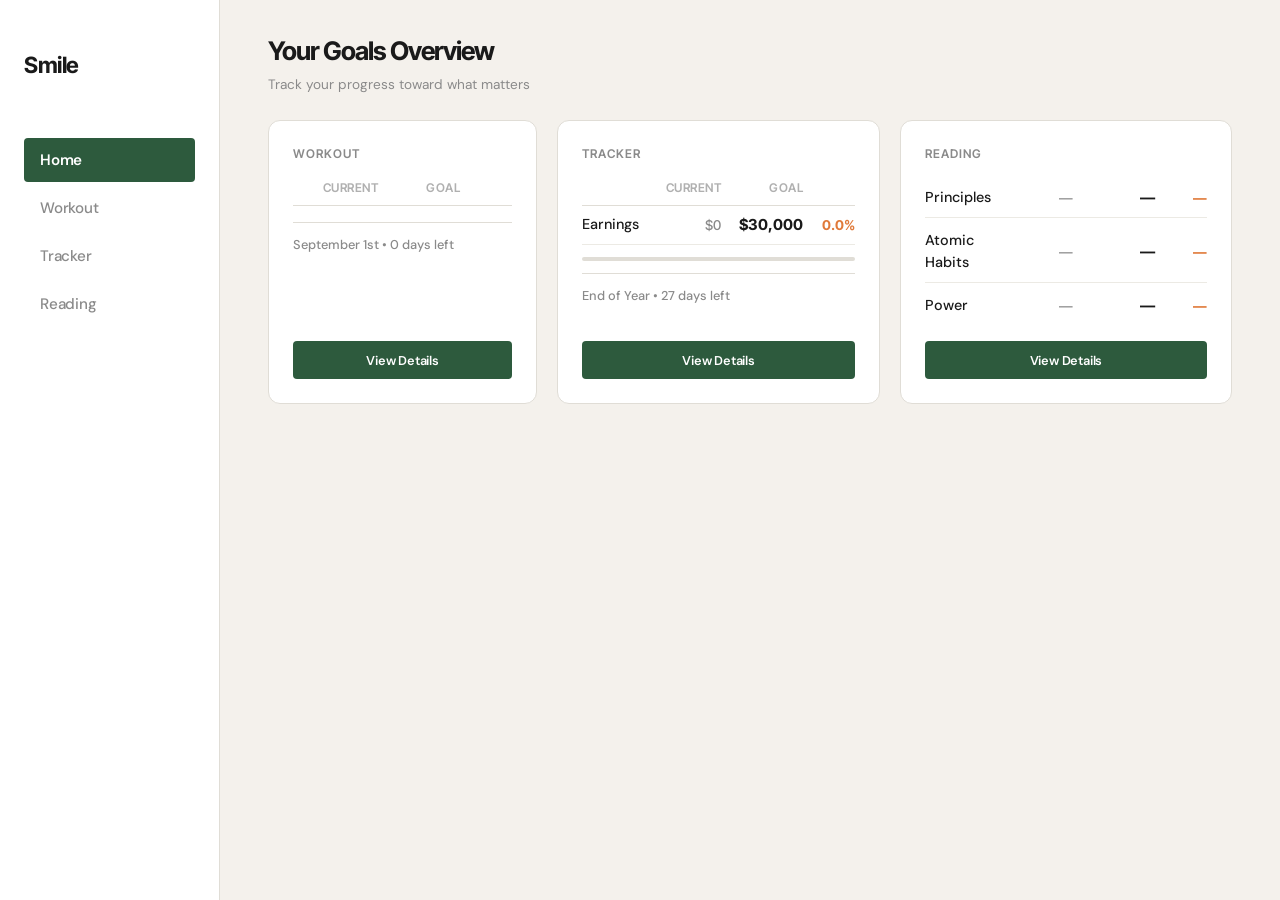
<file: Smile.html>
<!DOCTYPE html>
<html lang="en">
<head>
    <meta charset="UTF-8">
    <meta name="viewport" content="width=device-width, initial-scale=1.0">
    <title>Smile</title>
    <link rel="icon" href="data:image/svg+xml,<svg xmlns='http://www.w3.org/2000/svg' viewBox='0 0 100 100'><circle cx='50' cy='50' r='48' fill='%232D5A3D'/><circle cx='35' cy='40' r='5' fill='%23fff'/><circle cx='65' cy='40' r='5' fill='%23fff'/><path d='M 30 60 Q 50 75 70 60' stroke='%23fff' stroke-width='4' fill='none' stroke-linecap='round'/></svg>" type="image/svg+xml">
    <link rel="manifest" href="manifest.json">
    <meta name="theme-color" content="#2D5A3D">
    <meta name="apple-mobile-web-app-capable" content="yes">
    <meta name="apple-mobile-web-app-status-bar-style" content="black-translucent">
    <meta name="apple-mobile-web-app-title" content="Smile">
    <link rel="apple-touch-icon" href="icon-192.png">
    <style>
@import url('https://fonts.googleapis.com/css2?family=DM+Sans:wght@400;500;600;700&family=Inter+Tight:wght@400;500;600;700&display=swap');

* {
    margin: 0;
    padding: 0;
    box-sizing: border-box;
}

:root {
    --primary-accent: #2D5A3D;
    --accent-pop: #E07A3A;
    --bg-main: #FFFFFF;
    --bg-surface: #F4F1EC;
    --bg-card: #FFFFFF;
    --text-primary: #1A1A1A;
    --text-secondary: #8A8A8A;
    --text-tertiary: #B0B0B0;
    --border-color: #E0DDD6;
    --border-light: #ECEAE4;
    --shadow-sm: 0 1px 2px rgba(0, 0, 0, 0.04);
    --shadow-md: 0 4px 16px rgba(0, 0, 0, 0.06);
    --shadow-lg: 0 8px 32px rgba(0, 0, 0, 0.08);
    --radius-sm: 4px;
    --radius-md: 8px;
    --radius-lg: 12px;
}

body {
    font-family: 'DM Sans', -apple-system, BlinkMacSystemFont, sans-serif;
    background-color: var(--bg-main);
    color: var(--text-primary);
    line-height: 1.5;
    -webkit-font-smoothing: antialiased;
}

.app-container {
    display: flex;
    height: 100vh;
    gap: 0;
}

.sidebar-nav {
    width: 220px;
    background: var(--bg-main);
    border-right: 1px solid var(--border-color);
    padding: 3rem 1.5rem;
    display: flex;
    flex-direction: column;
    gap: 3.5rem;
    overflow-y: auto;
    flex-shrink: 0;
}

.sidebar-brand {
    font-family: 'Inter Tight', sans-serif;
    font-size: 1.4rem;
    font-weight: 700;
    color: var(--text-primary);
    letter-spacing: -0.5px;
}

.sidebar-menu {
    display: flex;
    flex-direction: column;
    gap: 0.25rem;
}

.sidebar-btn {
    padding: 0.75rem 1rem;
    border: none;
    background: transparent;
    color: var(--text-secondary);
    font-family: 'DM Sans', sans-serif;
    font-size: 0.95rem;
    font-weight: 500;
    cursor: pointer;
    border-radius: var(--radius-sm);
    transition: color 0.2s ease;
    text-align: left;
    letter-spacing: -0.2px;
}

.sidebar-btn:hover { color: var(--text-primary); }

.sidebar-btn.active {
    background: var(--primary-accent);
    color: #FFFFFF;
    font-weight: 600;
}

.pages-wrapper {
    flex: 1;
    overflow-y: auto;
    padding: 2rem 3rem;
    background: var(--bg-surface);
}

.page { display: none; animation: fadeIn 0.3s ease-in; }
.page.active { display: block; }

@keyframes fadeIn {
    from { opacity: 0; transform: translateY(4px); }
    to { opacity: 1; transform: translateY(0); }
}

.page-header { margin-bottom: 1.5rem; }

.page-header h1 {
    font-family: 'Inter Tight', sans-serif;
    font-size: 1.6rem;
    color: var(--text-primary);
    margin-bottom: 0.3rem;
    font-weight: 700;
    letter-spacing: -1px;
}

.page-header p {
    font-size: 0.85rem;
    color: var(--text-secondary);
    font-weight: 400;
}

.goals-grid {
    display: grid;
    grid-template-columns: repeat(3, 1fr);
    gap: 1.25rem;
}

.goal-card {
    background: var(--bg-card);
    border: 1px solid var(--border-color);
    border-radius: var(--radius-lg);
    padding: 1.5rem;
    transition: border-color 0.2s ease;
    display: flex;
    flex-direction: column;
}

.goal-card:hover { border-color: var(--text-tertiary); }

.goal-card h3 {
    font-family: 'Inter Tight', sans-serif;
    font-size: 0.75rem;
    color: var(--text-secondary);
    margin-bottom: 1rem;
    font-weight: 600;
    text-transform: uppercase;
    letter-spacing: 1px;
}

.goal-items {
    margin-bottom: 1rem;
    display: flex;
    flex-direction: column;
    gap: 0.25rem;
    flex: 1;
}

.goal-item {
    display: grid;
    grid-template-columns: 1fr auto auto auto;
    gap: 0.75rem;
    align-items: center;
    padding: 0.5rem 0;
    border-bottom: 1px solid var(--border-light);
}

.goal-item:last-of-type { border-bottom: none; }

.goal-item-name { color: var(--text-primary); font-weight: 500; font-size: 0.9rem; }

.goal-item-current {
    text-align: right; font-weight: 500; color: var(--text-secondary);
    min-width: 70px; font-size: 0.85rem; font-family: 'Inter Tight', sans-serif;
}

.goal-item-goal {
    text-align: right; font-weight: 700; color: var(--text-primary);
    min-width: 70px; font-size: 0.95rem; font-family: 'Inter Tight', sans-serif;
}

.goal-item-pct {
    text-align: right; font-weight: 700; color: var(--accent-pop);
    min-width: 40px; font-size: 0.85rem; font-family: 'Inter Tight', sans-serif;
}

.goal-header-row { display: none; }

.goal-item.goal-header {
    background: transparent; border: none;
    border-bottom: 1px solid var(--border-color);
    padding: 0 0 0.5rem 0; margin-bottom: 0;
}

.goal-item.goal-header .goal-item-name,
.goal-item.goal-header .goal-item-current,
.goal-item.goal-header .goal-item-goal {
    font-size: 0.75rem; font-weight: 600; color: var(--text-tertiary);
    text-transform: uppercase; letter-spacing: 0.5px;
}

.countdown-section { margin-top: 0.75rem; padding-top: 0.75rem; border-top: 1px solid var(--border-color); }
.countdown-text { font-size: 0.8rem; color: var(--text-secondary); font-weight: 500; }

.card-link-btn {
    background: var(--primary-accent); color: #FFFFFF; border: none;
    padding: 0.65rem 1.25rem; border-radius: var(--radius-sm);
    cursor: pointer; font-family: 'DM Sans', sans-serif; font-weight: 600;
    transition: opacity 0.2s ease; width: 100%; font-size: 0.8rem;
    letter-spacing: -0.2px; margin-top: auto;
}

.card-link-btn:hover { opacity: 0.85; }

.workout-container { display: flex; flex-direction: column; gap: 2rem; }

.exercises-grid {
    display: grid; grid-template-columns: repeat(auto-fill, minmax(280px, 1fr)); gap: 1.25rem;
}

.workout-card {
    background: var(--bg-card); border: 1px solid var(--border-color);
    border-radius: var(--radius-lg); padding: 1.75rem;
    transition: border-color 0.2s ease;
}

.workout-card:hover { border-color: var(--text-tertiary); }

.card-header { display: flex; justify-content: space-between; align-items: start; margin-bottom: 1.5rem; }
.card-header h3 { font-family: 'Inter Tight', sans-serif; font-size: 1rem; color: var(--text-primary); font-weight: 600; }

.card-label {
    background: var(--bg-surface); color: var(--text-primary);
    padding: 0.3rem 0.75rem; border-radius: var(--radius-sm);
    font-size: 0.75rem; font-weight: 600; border: 1px solid var(--border-color);
    font-family: 'Inter Tight', sans-serif;
}

.workout-card h3 {
    font-family: 'Inter Tight', sans-serif; font-size: 1rem;
    color: var(--text-primary); margin-bottom: 0.5rem; font-weight: 600;
}

.exercise-goal {
    display: inline-block; background: var(--bg-surface); color: var(--text-secondary);
    padding: 0.35rem 0.75rem; border-radius: var(--radius-sm); font-size: 0.8rem;
    font-weight: 600; margin-bottom: 1rem; font-family: 'Inter Tight', sans-serif;
    letter-spacing: -0.2px;
}

.card-content { display: flex; flex-direction: column; gap: 1rem; }

.input-group { display: flex; flex-direction: column; gap: 0.4rem; }

.input-group label {
    font-weight: 500; color: var(--text-secondary); font-size: 0.8rem;
    text-transform: uppercase; letter-spacing: 0.3px;
}

.input-group input, .input-group select {
    padding: 0.7rem 0.85rem; border: 1px solid var(--border-color);
    border-radius: var(--radius-sm); font-size: 0.95rem;
    font-family: 'DM Sans', sans-serif; transition: border-color 0.2s ease;
    background: var(--bg-main); color: var(--text-primary);
}

.input-group input:focus, .input-group select:focus { outline: none; border-color: var(--text-primary); }

.input-group-inline {
    display: grid; grid-template-columns: repeat(auto-fit, minmax(150px, 1fr));
    gap: 1rem; align-items: end;
}

.btn-primary {
    background: var(--primary-accent); color: #FFFFFF; border: none;
    padding: 0.7rem 1.5rem; border-radius: var(--radius-sm); font-size: 0.9rem;
    font-family: 'DM Sans', sans-serif; font-weight: 600; cursor: pointer;
    transition: opacity 0.2s ease; letter-spacing: -0.2px;
}

.btn-primary:hover { opacity: 0.85; }
.btn-primary:active { opacity: 0.75; }

.progress-display {
    margin-top: 0.75rem; padding: 0.75rem; background: var(--bg-surface);
    border-radius: var(--radius-sm); font-size: 0.85rem;
    color: var(--text-secondary); font-family: 'Inter Tight', sans-serif;
}

.progress-display.achieved { background: var(--bg-surface); color: var(--text-primary); font-weight: 600; }

.tracker-container { display: flex; flex-direction: column; gap: 1rem; }

.progress-section {
    background: var(--bg-card); border: 1px solid var(--border-color);
    border-radius: var(--radius-lg); padding: 1rem 1.5rem;
}

.progress-section .big-stat {
    display: flex; align-items: baseline; justify-content: center;
    gap: 0.5rem; margin-bottom: 0.5rem;
}

.progress-section .stat-value { font-size: 1.8rem; margin-bottom: 0; }
.progress-section .stat-label { font-size: 0.8rem; }

.progress-section h2, .input-section h2, .breakdown-section h2, .history-section h2 {
    font-family: 'Inter Tight', sans-serif; font-size: 0.75rem;
    color: var(--text-secondary); margin-bottom: 1rem; font-weight: 600;
    text-transform: uppercase; letter-spacing: 1px;
}

.big-stat { text-align: center; margin-bottom: 0.75rem; }

.stat-value {
    font-family: 'Inter Tight', sans-serif; font-size: 2rem; font-weight: 700;
    color: var(--text-primary); margin-bottom: 0.2rem; letter-spacing: -1.5px;
}

.stat-label { font-size: 0.8rem; color: var(--text-secondary); }

.progress-bar {
    height: 4px; background: var(--border-color); border-radius: 2px;
    overflow: hidden; margin-bottom: 0.5rem;
}

.progress-fill {
    height: 100%; background: var(--primary-accent);
    border-radius: 2px; transition: width 0.4s ease;
}

.progress-text { text-align: center; color: var(--text-secondary); font-weight: 500; font-size: 0.85rem; }

.input-section, .breakdown-section {
    background: var(--bg-card); border: 1px solid var(--border-color);
    border-radius: var(--radius-lg); padding: 1rem 1.5rem;
}

.breakdown-grid { display: grid; grid-template-columns: repeat(4, 1fr); gap: 0.75rem; }

.breakdown-card {
    background: var(--bg-surface); border: 1px solid var(--border-light);
    border-radius: var(--radius-md); padding: 1rem 1.25rem;
    transition: border-color 0.2s ease;
}

.breakdown-card:hover { border-color: var(--text-tertiary); }

.breakdown-card h3 {
    font-family: 'Inter Tight', sans-serif; font-size: 0.8rem;
    color: var(--text-primary); margin-bottom: 0.5rem; font-weight: 600;
}

.breakdown-card .stat-value { font-size: 1.4rem; letter-spacing: -1px; }
.breakdown-card .stat-label { font-size: 0.7rem; }
.breakdown-stat { text-align: center; margin-bottom: 0.5rem; }

.breakdown-detail {
    font-size: 0.75rem; color: var(--text-secondary);
    margin-bottom: 0.25rem; display: flex; justify-content: space-between;
}

.mini-progress { height: 3px; background: var(--border-color); border-radius: 2px; overflow: hidden; margin-top: 0.75rem; }
.mini-progress-fill { height: 100%; background: var(--primary-accent); transition: width 0.4s ease; }

.history-section {
    background: var(--bg-card); border: 1px solid var(--border-color);
    border-radius: var(--radius-lg); padding: 2rem;
}

.trade-list { display: flex; flex-direction: column; gap: 0; }

.trade-item {
    display: flex; justify-content: space-between; align-items: center;
    padding: 1rem 0; border-bottom: 1px solid var(--border-light);
}

.trade-item:last-child { border-bottom: none; }
.trade-item-left { display: flex; flex-direction: column; gap: 0.2rem; }
.trade-item-size { font-weight: 600; color: var(--text-primary); font-size: 0.9rem; }
.trade-item-date { font-size: 0.8rem; color: var(--text-tertiary); }

.trade-item-profit {
    font-family: 'Inter Tight', sans-serif; font-size: 1rem;
    font-weight: 700; color: var(--text-primary);
}

.empty-state { text-align: center; padding: 2.5rem; color: var(--text-tertiary); font-size: 0.9rem; }

.reading-container { display: flex !important; flex-direction: column; gap: 2rem; }
.books-grid { display: grid !important; grid-template-columns: repeat(3, 1fr) !important; gap: 1.25rem !important; }

.book-card {
    background: var(--bg-card); border: 1px solid var(--border-color);
    border-radius: var(--radius-lg); padding: 2rem;
    transition: border-color 0.2s ease; display: flex !important;
    flex-direction: column; gap: 1.5rem; position: relative;
    overflow: hidden; color: var(--text-primary);
}

.book-card::before {
    content: ''; position: absolute; top: 0; left: 0; right: 0;
    height: 3px; pointer-events: none;
}

.book-card:hover { border-color: var(--text-tertiary); }
.book-card-gradient-1::before { background: var(--primary-accent); }
.book-card-gradient-2::before { background: var(--accent-pop); }
.book-card-gradient-3::before { background: var(--text-secondary); }

.book-header { display: flex; gap: 1rem; align-items: center; z-index: 1; }

.book-icon {
    font-family: 'Inter Tight', sans-serif; font-size: 1rem; font-weight: 700;
    width: 40px; height: 40px; display: flex; align-items: center;
    justify-content: center; background: var(--bg-surface);
    border-radius: var(--radius-sm); flex-shrink: 0; color: var(--text-primary);
}

.book-info { flex: 1; }

.book-card h3 {
    font-family: 'Inter Tight', sans-serif; font-size: 1.1rem;
    color: var(--text-primary); margin-bottom: 0.15rem;
    font-weight: 700; letter-spacing: -0.5px;
}

.book-author { color: var(--text-secondary); font-size: 0.85rem; font-weight: 400; }
.book-body { display: flex; flex-direction: column; gap: 1.25rem; z-index: 1; }
.input-row { display: flex; gap: 0.75rem; align-items: flex-end; }
.input-row .input-group { flex: 1; }

.input-row .input-group label {
    font-size: 0.75rem; font-weight: 500; color: var(--text-secondary);
    margin-bottom: 0.4rem; text-transform: uppercase; letter-spacing: 0.3px;
}

.input-row .input-group input {
    background: var(--bg-surface); border: 1px solid var(--border-color);
    color: var(--text-primary); padding: 0.6rem; border-radius: var(--radius-sm);
    font-size: 0.9rem; font-family: 'Inter Tight', sans-serif; font-weight: 600;
    text-align: center; transition: border-color 0.2s ease;
    width: 100%; box-sizing: border-box;
}

.input-row .input-group input::placeholder { color: var(--text-tertiary); }
.input-row .input-group input:focus { outline: none; border-color: var(--text-primary); }
.divider { font-size: 1rem; color: var(--text-tertiary); font-weight: 300; margin-bottom: 0.4rem; }

.btn-save {
    background: var(--primary-accent); border: none; color: #FFFFFF;
    padding: 0.7rem 1.25rem; border-radius: var(--radius-sm); font-size: 0.85rem;
    font-family: 'DM Sans', sans-serif; font-weight: 600; cursor: pointer;
    transition: opacity 0.2s ease; letter-spacing: -0.2px;
}

.btn-save:hover { opacity: 0.85; }
.btn-save:active { opacity: 0.75; }

.book-card .progress-display {
    background: var(--bg-surface); color: var(--text-secondary); border: none;
    border-radius: var(--radius-sm); padding: 0.75rem; font-size: 0.8rem;
    font-weight: 500; text-align: center; font-family: 'Inter Tight', sans-serif;
}

.book-card .progress-display.achieved { background: var(--bg-surface); color: var(--text-primary); font-weight: 600; }

@media (max-width: 768px) {
    .app-container { flex-direction: column; }
    .sidebar-nav {
        width: 100%; border-right: none; border-bottom: 1px solid var(--border-color);
        padding: 1.5rem; display: grid; grid-template-columns: auto 1fr;
        gap: 2rem; align-items: center; flex-direction: row;
    }
    .sidebar-brand { grid-column: 1; }
    .sidebar-menu { grid-column: 2; flex-direction: row; gap: 0.5rem; }
    .pages-wrapper { padding: 2rem; }
    .page-header h1 { font-size: 1.6rem; }
    .goals-grid, .exercises-grid, .breakdown-grid { grid-template-columns: 1fr; }
    .books-grid { grid-template-columns: 1fr !important; }
}
    </style>
</head>
<body>
    <div class="app-container">
        <!-- Left Sidebar Navigation -->
        <aside class="sidebar-nav">
            <div class="sidebar-brand">Smile</div>
            <nav class="sidebar-menu">
                <button class="sidebar-btn active" data-page="home">Home</button>
                <button class="sidebar-btn" data-page="workout">Workout</button>
                <button class="sidebar-btn" data-page="tracker">Tracker</button>
                <button class="sidebar-btn" data-page="reading">Reading</button>
            </nav>
        </aside>

        <!-- Pages Container -->
        <div class="pages-wrapper">
            <!-- HOME PAGE -->
            <div id="home" class="page active">
                <div class="page-header">
                    <h1>Your Goals Overview</h1>
                    <p>Track your progress toward what matters</p>
                </div>

                <div class="goals-grid">
                    <!-- Workout Summary -->
                    <div class="goal-card">
                        <h3>Workout</h3>
                        <div class="goal-header-row">
                            <div class="goal-label-big">GOAL</div>
                            <div class="goal-label-small">Current</div>
                        </div>
                        <div class="goal-items" id="home-workout-summary">
                            <!-- Populated by JS -->
                        </div>
                        <button class="card-link-btn" onclick="goToPage('workout')">View Details</button>
                    </div>

                    <!-- Tracker Summary -->
                    <div class="goal-card">
                        <h3>Tracker</h3>
                        <div id="home-trade-summary">
                            <!-- Populated by JS -->
                        </div>
                        <button class="card-link-btn" onclick="goToPage('tracker')">View Details</button>
                    </div>

                    <!-- Reading Summary -->
                    <div class="goal-card">
                        <h3>Reading</h3>
                        <div class="goal-items" id="home-reading-summary">
                            <!-- Populated by JS -->
                        </div>
                        <button class="card-link-btn" onclick="goToPage('reading')">View Details</button>
                    </div>
                </div>
            </div>

            <!-- WORKOUT PAGE -->
            <div id="workout" class="page">
                <div class="page-header">
                    <h1>Workout Goals</h1>
                    <p>Target weight: 70kg</p>
                </div>

                <div class="workout-container">
                    <!-- Weight Goal -->
                    <div class="workout-card">
                        <div class="card-header">
                            <h3>⚖️ Current Weight</h3>
                            <span class="card-label">Target: 70kg</span>
                        </div>
                        <div class="card-content">
                            <div class="input-group">
                                <label>Current Weight (kg)</label>
                                <input type="number" id="weight-input" placeholder="Enter weight" step="0.1">
                            </div>
                            <div class="input-group">
                                <label>Date Updated</label>
                                <input type="date" id="weight-date" :value="today">
                            </div>
                            <button class="btn-primary" onclick="saveWorkoutData('weight')">Save</button>
                            <div id="weight-display" class="progress-display"></div>
                        </div>
                    </div>

                    <!-- Exercise Goals -->
                    <div class="exercises-grid">
                        <div class="workout-card">
                            <h3>Weighted Pull Up</h3>
                            <span class="exercise-goal">40kg × 8 reps</span>
                            <div class="input-group">
                                <label>Current (kg)</label>
                                <input type="number" id="pullup-weight" placeholder="0" step="0.5">
                            </div>
                            <div class="input-group">
                                <label>Reps</label>
                                <input type="number" id="pullup-reps" placeholder="0">
                            </div>
                            <div class="input-group">
                                <label>Date</label>
                                <input type="date" id="pullup-date">
                            </div>
                            <button class="btn-primary" onclick="saveWorkoutData('pullup')">Save</button>
                            <div id="pullup-display" class="progress-display"></div>
                        </div>

                        <div class="workout-card">
                            <h3>Weighted Dips</h3>
                            <span class="exercise-goal">40kg × 8 reps</span>
                            <div class="input-group">
                                <label>Current (kg)</label>
                                <input type="number" id="dips-weight" placeholder="0" step="0.5">
                            </div>
                            <div class="input-group">
                                <label>Reps</label>
                                <input type="number" id="dips-reps" placeholder="0">
                            </div>
                            <div class="input-group">
                                <label>Date</label>
                                <input type="date" id="dips-date">
                            </div>
                            <button class="btn-primary" onclick="saveWorkoutData('dips')">Save</button>
                            <div id="dips-display" class="progress-display"></div>
                        </div>

                        <div class="workout-card">
                            <h3>Incline Bench Press</h3>
                            <span class="exercise-goal">40kg × 8 reps</span>
                            <div class="input-group">
                                <label>Current (kg)</label>
                                <input type="number" id="bench-weight" placeholder="0" step="0.5">
                            </div>
                            <div class="input-group">
                                <label>Reps</label>
                                <input type="number" id="bench-reps" placeholder="0">
                            </div>
                            <div class="input-group">
                                <label>Date</label>
                                <input type="date" id="bench-date">
                            </div>
                            <button class="btn-primary" onclick="saveWorkoutData('bench')">Save</button>
                            <div id="bench-display" class="progress-display"></div>
                        </div>

                        <div class="workout-card">
                            <h3>Lat Pulldown</h3>
                            <span class="exercise-goal">100kg × 8 reps</span>
                            <div class="input-group">
                                <label>Current (kg)</label>
                                <input type="number" id="lat-weight" placeholder="0" step="0.5">
                            </div>
                            <div class="input-group">
                                <label>Reps</label>
                                <input type="number" id="lat-reps" placeholder="0">
                            </div>
                            <div class="input-group">
                                <label>Date</label>
                                <input type="date" id="lat-date">
                            </div>
                            <button class="btn-primary" onclick="saveWorkoutData('lat')">Save</button>
                            <div id="lat-display" class="progress-display"></div>
                        </div>

                        <div class="workout-card">
                            <h3>Squat</h3>
                            <span class="exercise-goal">80kg × 8 reps</span>
                            <div class="input-group">
                                <label>Current (kg)</label>
                                <input type="number" id="squat-weight" placeholder="0" step="0.5">
                            </div>
                            <div class="input-group">
                                <label>Reps</label>
                                <input type="number" id="squat-reps" placeholder="0">
                            </div>
                            <div class="input-group">
                                <label>Date</label>
                                <input type="date" id="squat-date">
                            </div>
                            <button class="btn-primary" onclick="saveWorkoutData('squat')">Save</button>
                            <div id="squat-display" class="progress-display"></div>
                        </div>

                        <div class="workout-card">
                            <h3>Half Marathon</h3>
                            <span class="exercise-goal">August 31, 2026</span>
                            <div class="input-group">
                                <label>Miles Completed</label>
                                <input type="number" id="marathon-distance" placeholder="0" step="0.1">
                            </div>
                            <div class="input-group">
                                <label>Last Run Date</label>
                                <input type="date" id="marathon-date">
                            </div>
                            <button class="btn-primary" onclick="saveWorkoutData('marathon')">Save</button>
                            <div id="marathon-display" class="progress-display"></div>
                        </div>
                    </div>
                </div>
            </div>

            <!-- TRADE TRACKER PAGE -->
            <div id="tracker" class="page">
                <div class="page-header">
                    <h1>Trade Tracker</h1>
                    <p>Goal: $30,000</p>
                </div>

                <div class="tracker-container">
                    <!-- Overall Progress -->
                    <div class="progress-section">
                        <h2>Overall Progress</h2>
                        <div class="big-stat">
                            <div class="stat-value" id="total-earned">$0</div>
                            <div class="stat-label">of $30,000</div>
                        </div>
                        <div class="progress-bar">
                            <div class="progress-fill" id="overall-progress" style="width: 0%"></div>
                        </div>
                        <div class="progress-text" id="progress-percentage">0% complete</div>
                    </div>

                    <!-- Trade Input Section -->
                    <div class="input-section">
                        <h2>Log a Trade</h2>
                        <div class="input-group-inline">
                            <div class="input-group">
                                <label>Trade Size</label>
                                <select id="trade-size">
                                    <option value="50">$50 Trades</option>
                                    <option value="100">$100 Trades</option>
                                    <option value="500">$500 Trades</option>
                                    <option value="1000">$1000 Trades</option>
                                </select>
                            </div>
                            <div class="input-group">
                                <label>Profit ($)</label>
                                <input type="number" id="trade-profit" placeholder="0" step="0.01">
                            </div>
                            <button class="btn-primary" onclick="addTrade()">Log Trade</button>
                        </div>
                    </div>

                    <!-- Trade Breakdown -->
                    <div class="breakdown-section">
                        <h2>Breakdown by Trade Size</h2>
                        <div class="breakdown-grid">
                            <div class="breakdown-card">
                                <h3>50 Trades</h3>
                                <div class="breakdown-stat">
                                    <div class="stat-value" id="earned-50">0</div>
                                    <div class="stat-label">Earned</div>
                                </div>
                                <div class="breakdown-detail">Trades: <span id="count-50">0</span></div>
                                <div class="breakdown-detail">Needed: <span id="needed-50">600</span></div>
                                <div class="mini-progress">
                                    <div class="mini-progress-fill" id="progress-50" style="width: 0%"></div>
                                </div>
                            </div>

                            <div class="breakdown-card">
                                <h3>100 Trades</h3>
                                <div class="breakdown-stat">
                                    <div class="stat-value" id="earned-100">0</div>
                                    <div class="stat-label">Earned</div>
                                </div>
                                <div class="breakdown-detail">Trades: <span id="count-100">0</span></div>
                                <div class="breakdown-detail">Needed: <span id="needed-100">300</span></div>
                                <div class="mini-progress">
                                    <div class="mini-progress-fill" id="progress-100" style="width: 0%"></div>
                                </div>
                            </div>

                            <div class="breakdown-card">
                                <h3>500 Trades</h3>
                                <div class="breakdown-stat">
                                    <div class="stat-value" id="earned-500">0</div>
                                    <div class="stat-label">Earned</div>
                                </div>
                                <div class="breakdown-detail">Trades: <span id="count-500">0</span></div>
                                <div class="breakdown-detail">Needed: <span id="needed-500">60</span></div>
                                <div class="mini-progress">
                                    <div class="mini-progress-fill" id="progress-500" style="width: 0%"></div>
                                </div>
                            </div>

                            <div class="breakdown-card">
                                <h3>1000 Trades</h3>
                                <div class="breakdown-stat">
                                    <div class="stat-value" id="earned-1000">0</div>
                                    <div class="stat-label">Earned</div>
                                </div>
                                <div class="breakdown-detail">Trades: <span id="count-1000">0</span></div>
                                <div class="breakdown-detail">Needed: <span id="needed-1000">30</span></div>
                                <div class="mini-progress">
                                    <div class="mini-progress-fill" id="progress-1000" style="width: 0%"></div>
                                </div>
                            </div>
                        </div>
                    </div>

                    <!-- Trade History (hidden for compact view) -->
                    <div class="history-section" style="display: none;">
                        <h2>Recent Trades</h2>
                        <div id="trade-history" class="trade-list">
                            <p class="empty-state">No trades logged yet</p>
                        </div>
                    </div>
                </div>
            </div>

            <!-- READING PAGE -->
            <div id="reading" class="page">
                <div class="page-header">
                    <h1>Reading</h1>
                    <p>Track your literary journey</p>
                </div>

                <div class="reading-container">
                    <!-- Books Grid -->
                    <div class="books-grid">
                        <!-- Principles by Ray Dalio -->
                        <div class="book-card book-card-gradient-1">
                            <div class="book-header">
                                <div class="book-icon">P</div>
                                <div class="book-info">
                                    <h3>Principles</h3>
                                    <p class="book-author">Ray Dalio</p>
                                </div>
                            </div>
                            <div class="book-body">
                                <div class="input-row">
                                    <div class="input-group">
                                        <label>Current Page</label>
                                        <input type="number" id="principles-page" placeholder="0">
                                    </div>
                                    <div class="divider">/</div>
                                    <div class="input-group">
                                        <label>Total</label>
                                        <input type="number" id="principles-total" placeholder="0">
                                    </div>
                                </div>
                                <button class="btn-save" onclick="saveReading('principles')">Update Progress</button>
                                <div id="principles-display" class="progress-display"></div>
                            </div>
                        </div>

                        <!-- Atomic Habits -->
                        <div class="book-card book-card-gradient-2">
                            <div class="book-header">
                                <div class="book-icon">A</div>
                                <div class="book-info">
                                    <h3>Atomic Habits</h3>
                                    <p class="book-author">James Clear</p>
                                </div>
                            </div>
                            <div class="book-body">
                                <div class="input-row">
                                    <div class="input-group">
                                        <label>Current Page</label>
                                        <input type="number" id="habits-page" placeholder="0">
                                    </div>
                                    <div class="divider">/</div>
                                    <div class="input-group">
                                        <label>Total</label>
                                        <input type="number" id="habits-total" placeholder="0">
                                    </div>
                                </div>
                                <button class="btn-save" onclick="saveReading('habits')">Update Progress</button>
                                <div id="habits-display" class="progress-display"></div>
                            </div>
                        </div>

                        <!-- Power Audiobook -->
                        <div class="book-card book-card-gradient-3">
                            <div class="book-header">
                                <div class="book-icon">Pw</div>
                                <div class="book-info">
                                    <h3>Power</h3>
                                    <p class="book-author">Audiobook</p>
                                </div>
                            </div>
                            <div class="book-body">
                                <div class="input-row">
                                    <div class="input-group">
                                        <label>Current Chapter</label>
                                        <input type="number" id="power-chapter" placeholder="0">
                                    </div>
                                    <div class="divider">/</div>
                                    <div class="input-group">
                                        <label>Total</label>
                                        <input type="number" id="power-total" placeholder="0">
                                    </div>
                                </div>
                                <button class="btn-save" onclick="saveReading('power')">Update Progress</button>
                                <div id="power-display" class="progress-display"></div>
                            </div>
                        </div>
                    </div>
                </div>
            </div>
        </div>
    </div>

    <script>
// Initialize app
document.addEventListener('DOMContentLoaded', init);

document.querySelectorAll('.sidebar-btn').forEach(btn => {
    btn.addEventListener('click', (e) => { goToPage(e.target.dataset.page); });
});

const today = new Date().toISOString().split('T')[0];

function init() {
    loadAllData();
    updateHomePageSummary();
    displayWorkoutProgress();
    displayTradeProgress();
    displayReadingProgress();
    setDefaultDates();
    if ('serviceWorker' in navigator) {
        navigator.serviceWorker.register('sw.js').catch(() => {});
    }
}

function setDefaultDates() {
    document.querySelectorAll('input[type="date"]').forEach(input => {
        if (!input.value) input.value = today;
    });
}

function goToPage(pageName) {
    document.querySelectorAll('.page').forEach(page => page.classList.remove('active'));
    document.getElementById(pageName).classList.add('active');
    document.querySelectorAll('.sidebar-btn').forEach(btn => btn.classList.remove('active'));
    document.querySelector(`.sidebar-btn[data-page="${pageName}"]`).classList.add('active');
    if (pageName === 'home') updateHomePageSummary();
    else if (pageName === 'workout') displayWorkoutProgress();
    else if (pageName === 'tracker') displayTradeProgress();
    else if (pageName === 'reading') displayReadingProgress();
}

const workoutGoals = {
    weight: { goal: 70, unit: 'kg' },
    pullup: { weight: 40, reps: 8, unit: 'kg' },
    dips: { weight: 40, reps: 8, unit: 'kg' },
    bench: { weight: 40, reps: 8, unit: 'kg' },
    lat: { weight: 100, reps: 8, unit: 'kg' },
    squat: { weight: 80, reps: 8, unit: 'kg' },
    marathon: { goal: 13.1, unit: 'miles', goalDate: '2026-08-31' }
};

function saveWorkoutData(exercise) {
    const data = {};
    if (exercise === 'weight') {
        data.value = document.getElementById('weight-input').value;
        data.date = document.getElementById('weight-date').value;
    } else if (exercise === 'marathon') {
        data.distance = document.getElementById('marathon-distance').value;
        data.date = document.getElementById('marathon-date').value;
    } else {
        data.weight = document.getElementById(`${exercise}-weight`).value;
        data.reps = document.getElementById(`${exercise}-reps`).value;
        data.date = document.getElementById(`${exercise}-date`).value;
    }
    if (Object.values(data).some(v => v === '')) { alert('Please fill in all fields'); return; }
    let workout = JSON.parse(localStorage.getItem('workout')) || {};
    workout[exercise] = data;
    localStorage.setItem('workout', JSON.stringify(workout));
    displayWorkoutProgress();
    alert('Workout data saved!');
}

function displayWorkoutProgress() {
    const workout = JSON.parse(localStorage.getItem('workout')) || {};
    if (workout.weight) {
        const weight = parseFloat(workout.weight.value);
        const goal = workoutGoals.weight.goal;
        const diff = (goal - weight).toFixed(1);
        const status = weight <= goal ? '✓ Goal achieved!' : `${diff}kg away`;
        document.getElementById('weight-display').textContent = `${weight}kg (${status}) - Last: ${formatDate(workout.weight.date)}`;
        document.getElementById('weight-display').className = weight <= goal ? 'progress-display achieved' : 'progress-display';
    }
    ['pullup', 'dips', 'bench', 'lat', 'squat'].forEach(exercise => {
        if (workout[exercise]) {
            const w = parseFloat(workout[exercise].weight);
            const r = parseInt(workout[exercise].reps);
            const goal = workoutGoals[exercise];
            const status = (w >= goal.weight && r >= goal.reps) ? '✓ Goal achieved!' : 'In progress';
            document.getElementById(`${exercise}-display`).textContent = `${w}kg × ${r} reps (${status}) - Last: ${formatDate(workout[exercise].date)}`;
            document.getElementById(`${exercise}-display`).className = (w >= goal.weight && r >= goal.reps) ? 'progress-display achieved' : 'progress-display';
        }
    });
    if (workout.marathon) {
        const distance = parseFloat(workout.marathon.distance);
        const goal = workoutGoals.marathon.goal;
        const daysLeft = calculateDaysLeft('2026-08-31');
        const status = distance >= goal ? '✓ Goal achieved!' : `${(goal - distance).toFixed(1)} miles away`;
        document.getElementById('marathon-display').textContent = `${distance} miles (${status}) - ${daysLeft} days until deadline`;
        document.getElementById('marathon-display').className = distance >= goal ? 'progress-display achieved' : 'progress-display';
    }
}

function calculateDaysLeft(goalDate) {
    return Math.ceil((new Date(goalDate) - new Date()) / (1000 * 60 * 60 * 24));
}

function saveReading(book) {
    let data = {};
    if (book === 'principles') { data.page = document.getElementById('principles-page').value; data.total = document.getElementById('principles-total').value; }
    else if (book === 'habits') { data.page = document.getElementById('habits-page').value; data.total = document.getElementById('habits-total').value; }
    else if (book === 'power') { data.chapter = document.getElementById('power-chapter').value; data.total = document.getElementById('power-total').value; }
    if (Object.values(data).some(v => v === '')) { alert('Please fill in all fields'); return; }
    let reading = JSON.parse(localStorage.getItem('reading')) || {};
    reading[book] = data;
    localStorage.setItem('reading', JSON.stringify(reading));
    displayReadingProgress();
    alert('Reading progress saved!');
}

function displayReadingProgress() {
    const reading = JSON.parse(localStorage.getItem('reading')) || {};
    const books = [
        { id: 'principles', pageId: 'principles-page', totalId: 'principles-total', displayId: 'principles-display', type: 'pages' },
        { id: 'habits', pageId: 'habits-page', totalId: 'habits-total', displayId: 'habits-display', type: 'pages' },
        { id: 'power', pageId: 'power-chapter', totalId: 'power-total', displayId: 'power-display', type: 'chapters' }
    ];
    books.forEach(book => {
        const bookData = reading[book.id];
        if (bookData) {
            const pageInput = document.getElementById(book.pageId);
            const totalInput = document.getElementById(book.totalId);
            if (book.type === 'pages') { if (pageInput) pageInput.value = bookData.page || ''; }
            else { if (pageInput) pageInput.value = bookData.chapter || ''; }
            if (totalInput) totalInput.value = bookData.total || '';
            const current = parseInt(bookData.page || bookData.chapter);
            const total = parseInt(bookData.total);
            const unit = book.type === 'pages' ? 'pages' : 'chapters';
            if (total > 0) {
                const percent = ((current / total) * 100).toFixed(1);
                document.getElementById(book.displayId).textContent = `${current} / ${total} ${unit} (${percent}% complete)`;
            } else { document.getElementById(book.displayId).textContent = 'Add total to see progress'; }
        } else { document.getElementById(book.displayId).textContent = 'Start tracking your progress'; }
    });
}

function addTrade() {
    const size = parseInt(document.getElementById('trade-size').value);
    const profit = parseFloat(document.getElementById('trade-profit').value);
    if (!profit || profit <= 0) { alert('Please enter a valid profit amount'); return; }
    let trades = JSON.parse(localStorage.getItem('trades')) || [];
    trades.push({ size, profit, date: today, id: Date.now() });
    localStorage.setItem('trades', JSON.stringify(trades));
    document.getElementById('trade-profit').value = '';
    displayTradeProgress();
    alert('Trade logged!');
}

function displayTradeProgress() {
    const trades = JSON.parse(localStorage.getItem('trades')) || [];
    const goal = 30000;
    const bySize = { 50: { earned: 0, count: 0 }, 100: { earned: 0, count: 0 }, 500: { earned: 0, count: 0 }, 1000: { earned: 0, count: 0 } };
    let totalEarned = 0;
    trades.forEach(trade => { bySize[trade.size].earned += trade.profit; bySize[trade.size].count += 1; totalEarned += trade.profit; });
    document.getElementById('total-earned').textContent = Math.round(totalEarned);
    const progressPercent = (totalEarned / goal) * 100;
    document.getElementById('overall-progress').style.width = Math.min(progressPercent, 100) + '%';
    document.getElementById('progress-percentage').textContent = `${progressPercent.toFixed(1)}% complete`;
    [50, 100, 500, 1000].forEach(size => {
        document.getElementById(`earned-${size}`).textContent = Math.round(bySize[size].earned);
        document.getElementById(`count-${size}`).textContent = bySize[size].count;
        document.getElementById(`needed-${size}`).textContent = Math.ceil((goal - totalEarned) / size);
        document.getElementById(`progress-${size}`).style.width = Math.min((bySize[size].earned / goal) * 100, 100) + '%';
    });
    displayTradeHistory(trades);
}

function displayTradeHistory(trades) {
    const historyDiv = document.getElementById('trade-history');
    if (trades.length === 0) { historyDiv.innerHTML = '<p class="empty-state">No trades logged yet</p>'; return; }
    const sortedTrades = [...trades].sort((a, b) => b.date.localeCompare(a.date));
    historyDiv.innerHTML = sortedTrades.map(trade => `
        <div class="trade-item"><div class="trade-item-left"><div class="trade-item-size">${trade.size} Trade</div><div class="trade-item-date">${formatDate(trade.date)}</div></div><div class="trade-item-profit">+${Math.round(trade.profit)}</div></div>
    `).join('');
}

function updateHomePageSummary() { updateWorkoutSummary(); updateTrackerSummary(); updateReadingSummary(); }

function updateReadingSummary() {
    const reading = JSON.parse(localStorage.getItem('reading')) || {};
    const summaryDiv = document.getElementById('home-reading-summary');
    const books = [
        { id: 'principles', name: 'Principles', type: 'pages' },
        { id: 'habits', name: 'Atomic Habits', type: 'pages' },
        { id: 'power', name: 'Power', type: 'chapters' }
    ];
    let html = '';
    books.forEach(book => {
        const data = reading[book.id];
        let currentVal = '—', totalVal = '—', pct = 0;
        if (data) {
            const current = parseInt(book.type === 'pages' ? (data.page || 0) : (data.chapter || 0));
            const total = parseInt(data.total || 0);
            const unit = book.type === 'pages' ? 'p' : 'ch';
            currentVal = `${current}${unit}`;
            totalVal = total > 0 ? `${total}${unit}` : '—';
            if (total > 0) pct = Math.min(Math.round((current / total) * 100), 100);
        }
        html += `<div class="goal-item"><span class="goal-item-name">${book.name}</span><span class="goal-item-current">${currentVal}</span><span class="goal-item-goal">${totalVal}</span><span class="goal-item-pct">${pct > 0 ? pct + '%' : '—'}</span></div>`;
    });
    summaryDiv.innerHTML = html || '<p class="empty-state">No books tracked yet</p>';
}

function calculateCountdown(targetDate) {
    const days = Math.ceil((new Date(targetDate) - new Date()) / (1000 * 60 * 60 * 24));
    return days > 0 ? days : 0;
}

function updateWorkoutSummary() {
    const workout = JSON.parse(localStorage.getItem('workout')) || {};
    const summaryDiv = document.getElementById('home-workout-summary');
    const daysLeft = calculateCountdown('2026-09-01');
    let summaryHTML = `<div class="goal-item goal-header"><span class="goal-item-name"></span><span class="goal-item-current">Current</span><span class="goal-item-goal">Goal</span><span class="goal-item-pct"></span></div>`;
    if (workout.weight) {
        const weight = parseFloat(workout.weight.value), goal = workoutGoals.weight.goal;
        const pct = goal > 0 ? Math.min(Math.round((1 - Math.abs(weight - goal) / goal) * 100), 100) : 0;
        summaryHTML += `<div class="goal-item"><span class="goal-item-name">Weight</span><span class="goal-item-current">${weight}kg</span><span class="goal-item-goal">${goal}kg</span><span class="goal-item-pct">${Math.max(pct, 0)}%</span></div>`;
    }
    ['pullup', 'dips', 'bench', 'lat', 'squat'].forEach(exercise => {
        if (workout[exercise]) {
            const w = parseFloat(workout[exercise].weight), r = parseInt(workout[exercise].reps), goal = workoutGoals[exercise];
            const name = exercise.charAt(0).toUpperCase() + exercise.slice(1);
            const pct = Math.min(Math.round(((w / goal.weight * 100) + (r / goal.reps * 100)) / 2), 100);
            summaryHTML += `<div class="goal-item"><span class="goal-item-name">${name}</span><span class="goal-item-current">${w}kg, ${r} Reps</span><span class="goal-item-goal">${goal.weight}kg, ${goal.reps} Reps</span><span class="goal-item-pct">${pct}%</span></div>`;
        }
    });
    if (workout.marathon) {
        const distance = parseFloat(workout.marathon.distance);
        const pct = Math.min(Math.round((distance / 13.1) * 100), 100);
        summaryHTML += `<div class="goal-item"><span class="goal-item-name">Half Marathon</span><span class="goal-item-current">${distance}mi</span><span class="goal-item-goal">13.1mi</span><span class="goal-item-pct">${pct}%</span></div>`;
    }
    summaryHTML += `<div class="countdown-section"><div class="countdown-text">September 1st • ${daysLeft} days left</div></div>`;
    summaryDiv.innerHTML = summaryHTML;
}

function updateTrackerSummary() {
    const trades = JSON.parse(localStorage.getItem('trades')) || [];
    const summaryDiv = document.getElementById('home-trade-summary');
    const daysLeft = calculateCountdown('2026-12-31');
    let totalEarned = 0;
    trades.forEach(trade => { totalEarned += trade.profit; });
    const goal = 30000, progressPercent = ((totalEarned / goal) * 100).toFixed(1);
    summaryDiv.innerHTML = `
        <div class="goal-item goal-header"><span class="goal-item-name"></span><span class="goal-item-current">Current</span><span class="goal-item-goal">Goal</span><span class="goal-item-pct"></span></div>
        <div class="goal-item"><span class="goal-item-name">Earnings</span><span class="goal-item-current">$${Math.round(totalEarned).toLocaleString()}</span><span class="goal-item-goal">$30,000</span><span class="goal-item-pct">${progressPercent}%</span></div>
        <div class="progress-bar" style="margin-top:0.75rem;margin-bottom:0.5rem"><div class="progress-fill" style="width:${Math.min(progressPercent, 100)}%"></div></div>
        <div class="countdown-section"><div class="countdown-text">End of Year • ${daysLeft} days left</div></div>`;
}

function formatDate(dateString) { return new Date(dateString).toLocaleDateString('en-US', { month: 'short', day: 'numeric', year: 'numeric' }); }
function loadAllData() {}

window.addEventListener('load', () => {
    document.querySelectorAll('input[type="date"]:not([value])').forEach(input => { input.value = today; });
});
    </script>
</body>
</html>
</file>
